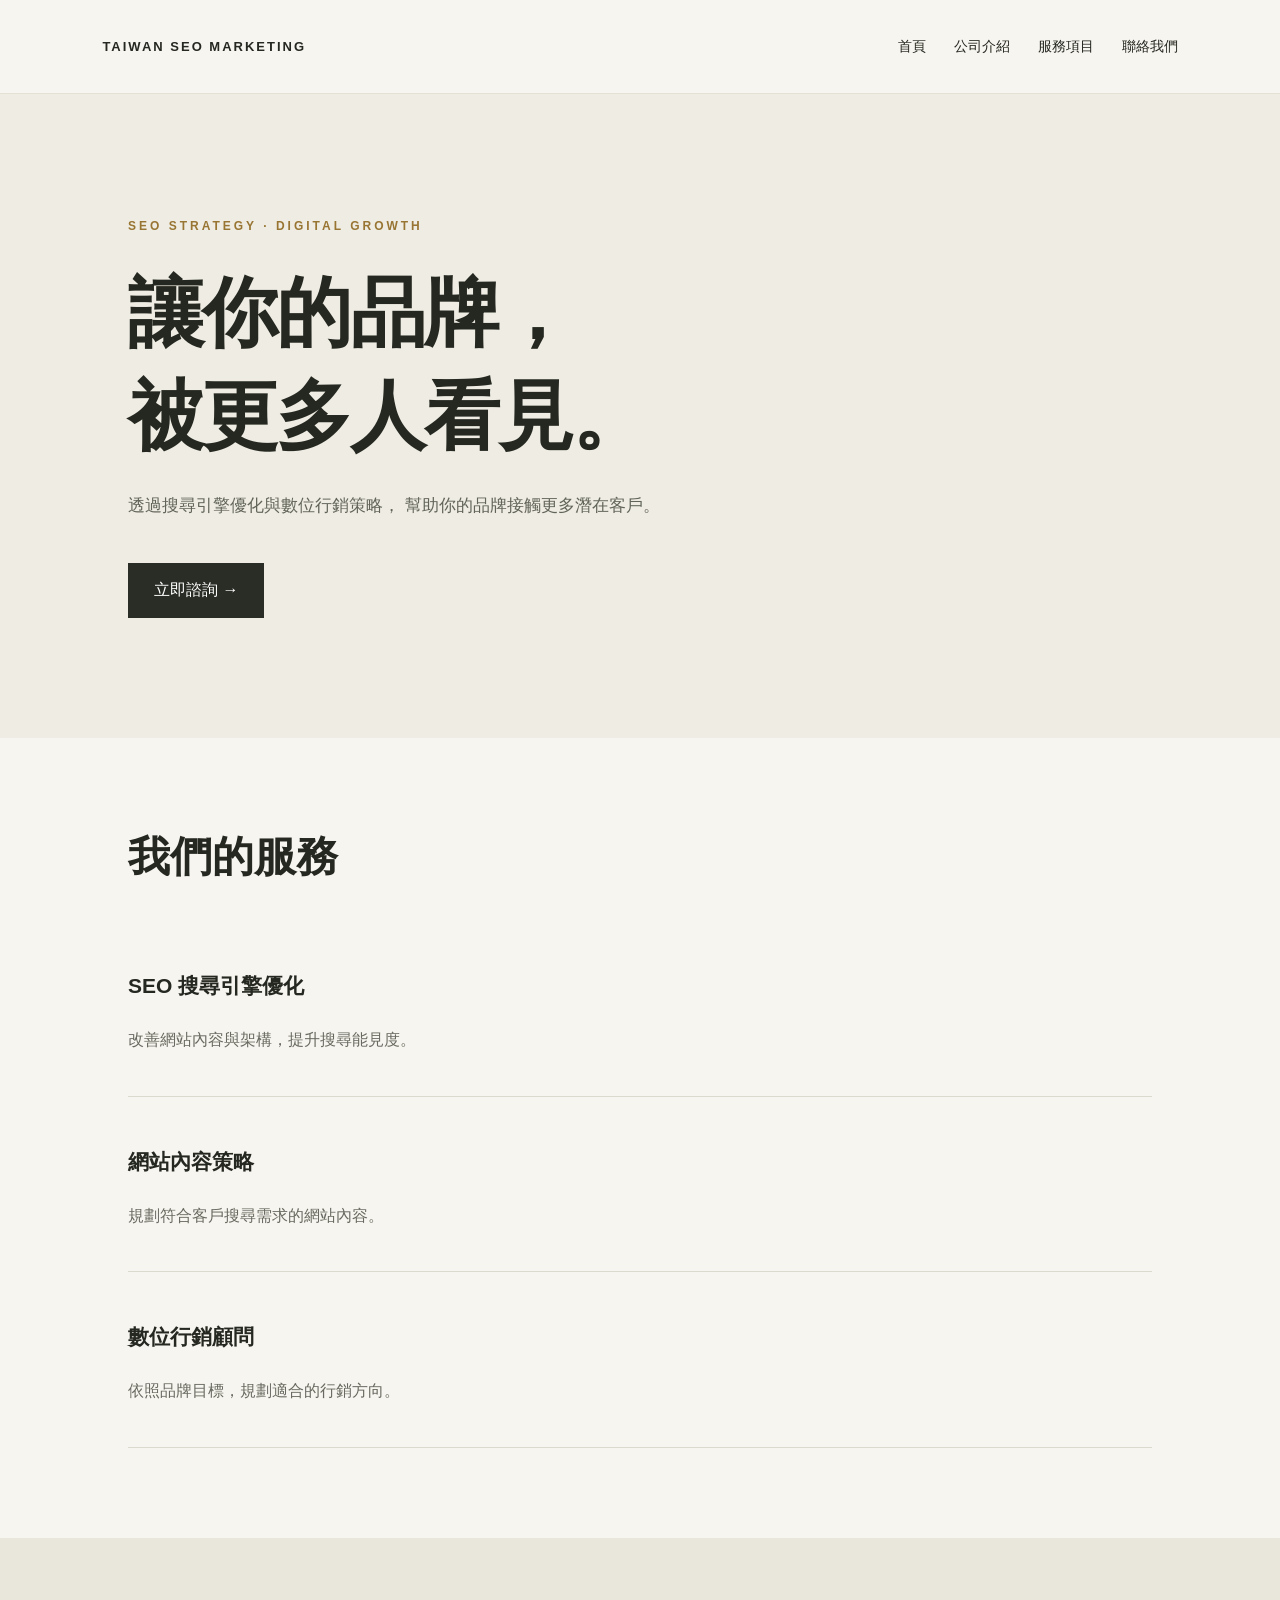
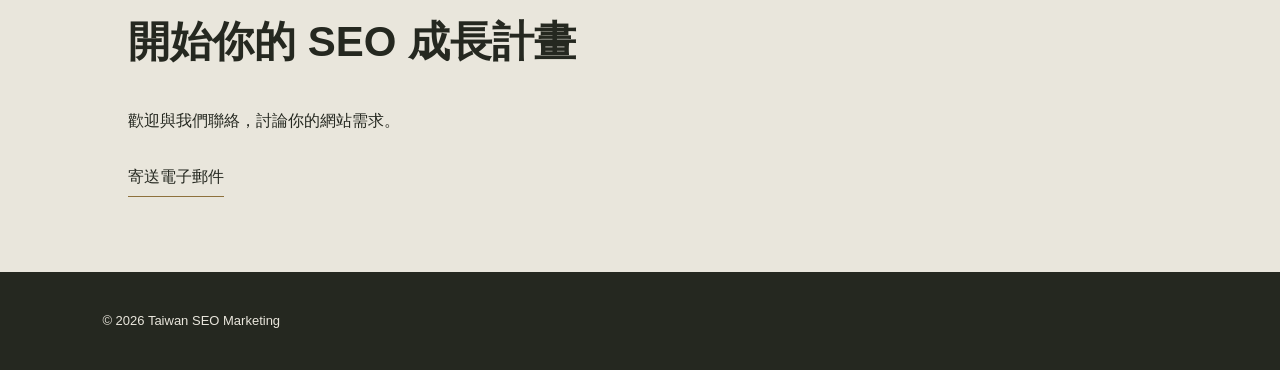
<file: index.html>
<!DOCTYPE html>
<html lang="zh-Hant">
<head>
  <meta charset="UTF-8">
  <meta name="viewport" content="width=device-width, initial-scale=1.0">
  <link rel="stylesheet" href="style.css">
  <meta name="description" content="提供台灣 SEO 搜尋引擎優化與數位行銷服務。">
  <title>台灣 SEO 行銷｜提升品牌網路曝光</title>
</head>
<body>
  <header>
    <p>TAIWAN SEO MARKETING</p>
   <nav>
  <a href="index.html">首頁</a>
  <a href="about.html">公司介紹</a>
  <a href="#services">服務項目</a>
  <a href="contact.html">聯絡我們</a>
</nav>
  </header>

  <main>
    <section id="home">
      <p>SEO STRATEGY · DIGITAL GROWTH</p>
      <h1>讓你的品牌，<br>被更多人看見。</h1>
      <p>
        透過搜尋引擎優化與數位行銷策略，
        幫助你的品牌接觸更多潛在客戶。
      </p>
    <a href="contact.html">立即諮詢 →</a>
    </section>

    <section id="services">
      <h2>我們的服務</h2>
      <article>
        <h3>SEO 搜尋引擎優化</h3>
        <p>改善網站內容與架構，提升搜尋能見度。</p>
      </article>
      <article>
        <h3>網站內容策略</h3>
        <p>規劃符合客戶搜尋需求的網站內容。</p>
      </article>
      <article>
        <h3>數位行銷顧問</h3>
        <p>依照品牌目標，規劃適合的行銷方向。</p>
      </article>
    </section>

    <section id="contact">
      <h2>開始你的 SEO 成長計畫</h2>
      <p>歡迎與我們聯絡，討論你的網站需求。</p>
      <a href="mailto:hello@example.com">寄送電子郵件</a>
    </section>
  </main>

  <footer>
    <p>© 2026 Taiwan SEO Marketing</p>
  </footer>
</body>
</html>
</file>
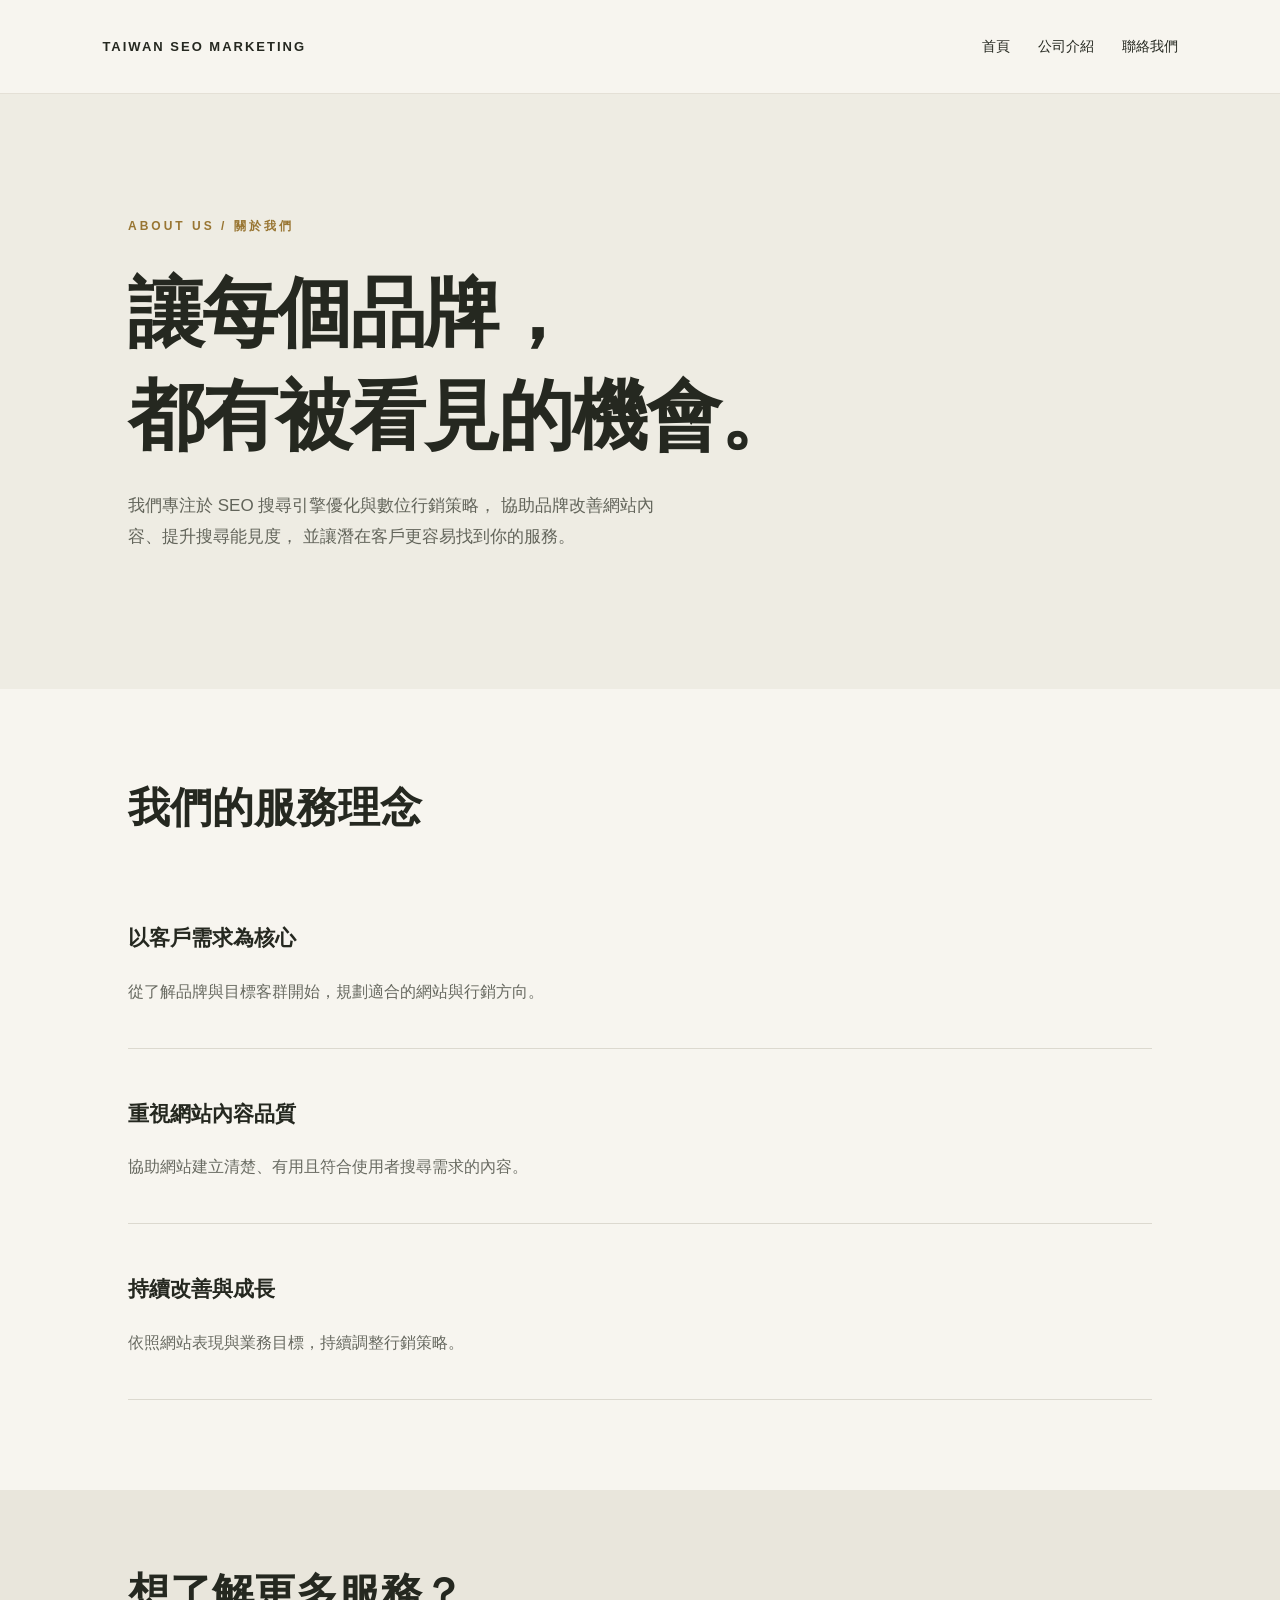
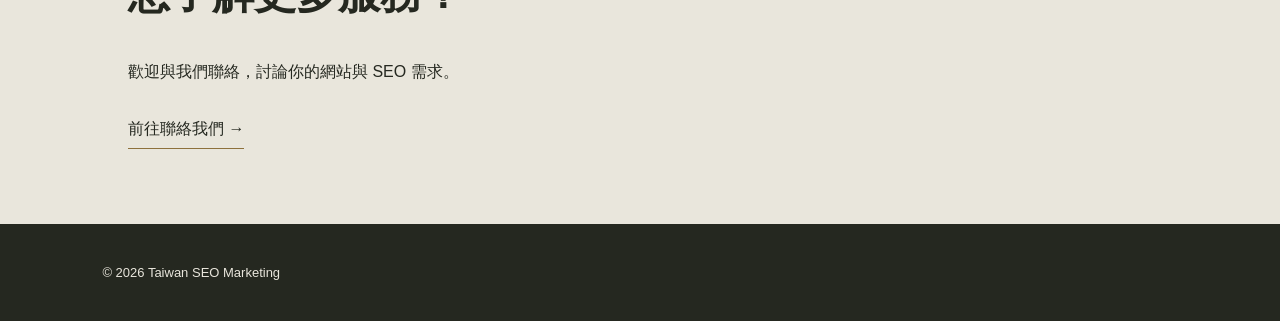
<file: about.html>
<!DOCTYPE html>
<html lang="zh-Hant">
<head>
  <meta charset="UTF-8">
  <meta name="viewport" content="width=device-width, initial-scale=1.0">
  <meta name="description" content="認識我們的 SEO 搜尋引擎優化與數位行銷服務。">
  <title>公司介紹｜台灣 SEO 行銷</title>
  <link rel="stylesheet" href="style.css">
</head>
<body>
  <header>
    <p>TAIWAN SEO MARKETING</p>
    <nav>
      <a href="index.html">首頁</a>
      <a href="about.html">公司介紹</a>
      <a href="contact.html">聯絡我們</a>
    </nav>
  </header>

  <main>
    <section id="home">
      <p>ABOUT US / 關於我們</p>
      <h1>讓每個品牌，<br>都有被看見的機會。</h1>
      <p>
        我們專注於 SEO 搜尋引擎優化與數位行銷策略，
        協助品牌改善網站內容、提升搜尋能見度，
        並讓潛在客戶更容易找到你的服務。
      </p>
    </section>

    <section id="services">
      <h2>我們的服務理念</h2>

      <article>
        <h3>以客戶需求為核心</h3>
        <p>從了解品牌與目標客群開始，規劃適合的網站與行銷方向。</p>
      </article>

      <article>
        <h3>重視網站內容品質</h3>
        <p>協助網站建立清楚、有用且符合使用者搜尋需求的內容。</p>
      </article>

      <article>
        <h3>持續改善與成長</h3>
        <p>依照網站表現與業務目標，持續調整行銷策略。</p>
      </article>
    </section>

    <section id="contact">
      <h2>想了解更多服務？</h2>
      <p>歡迎與我們聯絡，討論你的網站與 SEO 需求。</p>
      <a href="contact.html">前往聯絡我們 →</a>
    </section>
  </main>

  <footer>
    <p>© 2026 Taiwan SEO Marketing</p>
  </footer>
</body>
</html>
</file>
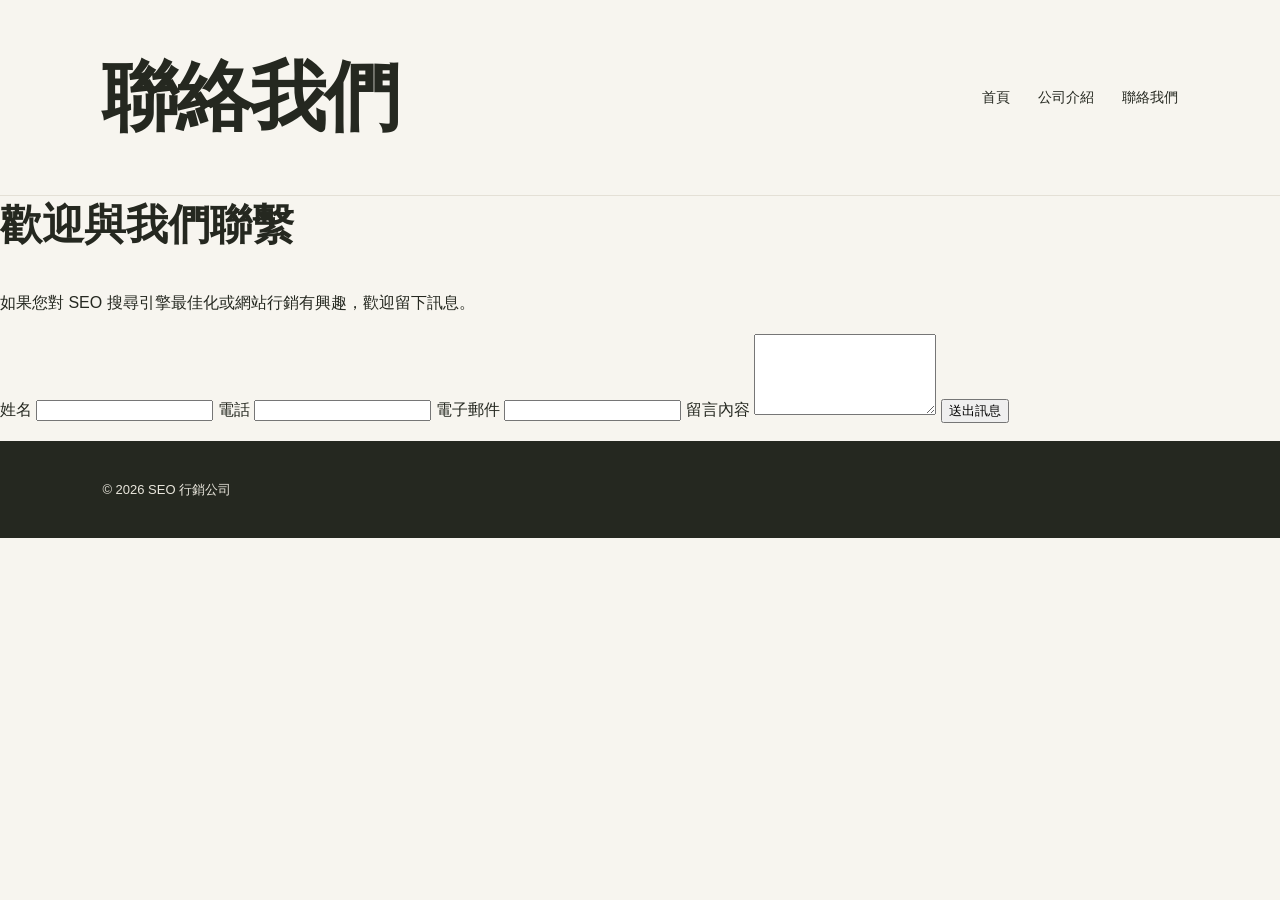
<file: contact.html>
<!DOCTYPE html>
<html lang="zh-Hant">
<head>
  <meta charset="UTF-8">
  <meta name="viewport" content="width=device-width, initial-scale=1.0">
  <title>聯絡我們｜SEO 行銷公司</title>
  <meta name="description" content="歡迎聯絡我們，了解 SEO 搜尋引擎最佳化與網站行銷服務。">
  <link rel="stylesheet" href="style.css">
</head>
<body>
  <header>
    <h1>聯絡我們</h1>
    <nav>
      <a href="index.html">首頁</a>
      <a href="about.html">公司介紹</a>
      <a href="contact.html">聯絡我們</a>
    </nav>
  </header>

  <main>
    <h2>歡迎與我們聯繫</h2>
    <p>如果您對 SEO 搜尋引擎最佳化或網站行銷有興趣，歡迎留下訊息。</p>

    
<form id="contact-form">
  <label for="name">姓名</label>
  <input type="text" id="name" name="name" required>

  <label for="phone">電話</label>
  <input type="tel" id="phone" name="phone" required>

  <label for="email">電子郵件</label>
  <input type="email" id="email" name="email" required>

  <label for="message">留言內容</label>
  <textarea id="message" name="message" rows="5" required></textarea>

  <button type="submit">送出訊息</button>
  <p id="form-status" aria-live="polite"></p>
</form>

<script>
  const scriptURL = "https://script.google.com/macros/s/AKfycbz_X4Itd-8ghuTlOM_ipGU4Xuhu3Kbp-ImFFOOFUB0nNWZ_DVvzZk8Rqn62huvMzys/exec";

  // 確保網頁 DOM 載入完成後才執行
  document.addEventListener("DOMContentLoaded", function () {
    const form = document.getElementById("contact-form");
    const status = document.getElementById("form-status");

    if (!form) return;

    form.addEventListener("submit", async function (event) {
      event.preventDefault(); // 阻止網址跳轉與預設送出

      status.textContent = "訊息傳送中，請稍候……";

      const data = {
        name: form.name.value.trim(),
        phone: form.phone.value.trim(),
        email: form.email.value.trim(),
        message: form.message.value.trim()
      };

      try {
        await fetch(scriptURL, {
          method: "POST",
          mode: "no-cors",
          headers: {
            "Content-Type": "text/plain;charset=utf-8"
          },
          body: JSON.stringify(data)
        });

        status.textContent = "表單已送出請求，請確認信箱是否收到通知。";
        form.reset();
      } catch (error) {
        status.textContent = "傳送時發生錯誤，請稍後再試。";
      }
    });
  });
</script>
  </main>

  <footer>
    <p>© 2026 SEO 行銷公司</p>
  </footer>
</body>
</html>
</file>
<file: style.css>
/* 全站基本設定 */
* {
  box-sizing: border-box;
}

html {
  scroll-behavior: smooth;
}

body {
  margin: 0;
  background: #f7f5ef;
  color: #252820;
  font-family: Arial, "Noto Sans TC", sans-serif;
  line-height: 1.8;
}

a {
  color: inherit;
  text-decoration: none;
}

a:hover {
  color: #a17b35;
}

/* 頂部導覽列 */
header {
  display: flex;
  justify-content: space-between;
  align-items: center;
  padding: 22px 8%;
  border-bottom: 1px solid #e4e0d6;
  background: #f7f5ef;
}

header > p {
  font-size: 13px;
  font-weight: bold;
  letter-spacing: 2px;
}

nav {
  display: flex;
  gap: 28px;
  font-size: 14px;
}

/* 首頁主視覺 */
#home {
  padding: 110px 10% 120px;
  background: #eeece3;
}

#home > p:first-child {
  color: #987532;
  font-size: 12px;
  font-weight: bold;
  letter-spacing: 3px;
}

h1 {
  margin: 24px 0;
  font-size: clamp(40px, 6vw, 76px);
  line-height: 1.35;
  letter-spacing: -2px;
}

#home > p:nth-of-type(2) {
  max-width: 540px;
  color: #62645a;
  font-size: 17px;
}

#home > a {
  display: inline-block;
  margin-top: 24px;
  padding: 13px 26px;
  background: #292d25;
  color: white;
  transition: background 0.2s;
}

#home > a:hover {
  background: #8c6a2e;
  color: white;
}

/* 服務項目 */
#services {
  padding: 90px 10%;
}

h2 {
  margin-top: 0;
  font-size: clamp(28px, 4vw, 42px);
  line-height: 1.4;
}

#services article {
  padding: 25px 0;
  border-bottom: 1px solid #dcd9cf;
}

#services article h3 {
  font-size: 21px;
}

#services article p {
  color: #686a61;
}

/* 聯絡區域 */
#contact {
  padding: 75px 10%;
  background: #e9e6dc;
}

#contact a {
  display: inline-block;
  margin-top: 12px;
  padding-bottom: 4px;
  border-bottom: 1px solid #8e713c;
}

/* 頁尾 */
footer {
  padding: 24px 8%;
  background: #252820;
  color: #e9e6dc;
  font-size: 13px;
}

/* 手機版排版 */
@media (max-width: 650px) {
  header {
    align-items: flex-start;
    flex-direction: column;
    gap: 10px;
    padding: 18px 6%;
  }

  nav {
    flex-wrap: wrap;
    gap: 18px;
  }

  #home {
    padding: 70px 7% 85px;
  }

  h1 {
    letter-spacing: -1px;
  }

  #services,
  #contact {
    padding: 60px 7%;
  }
}
</file>
